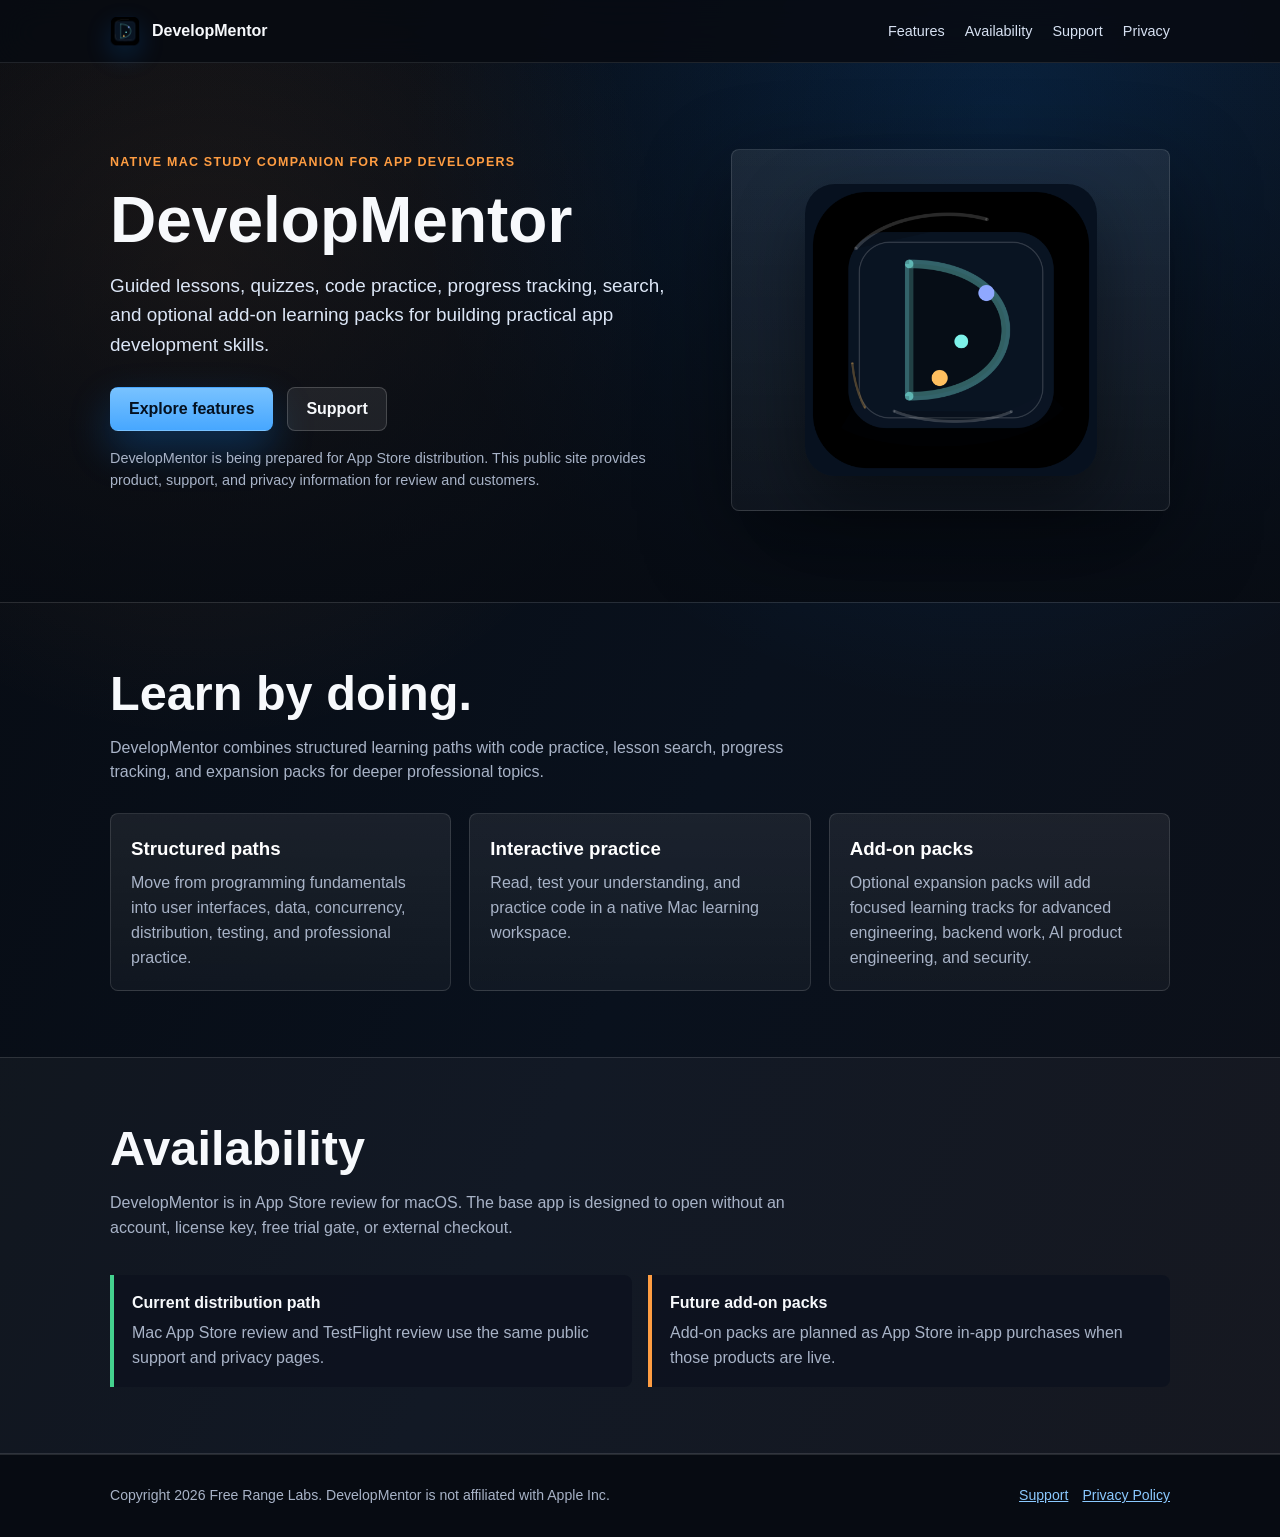
<file: index.html>
<!doctype html>
<html lang="en">
  <head>
    <meta charset="utf-8">
    <meta name="viewport" content="width=device-width, initial-scale=1">
    <title>DevelopMentor - Code Lessons for App Builders</title>
    <meta name="description" content="DevelopMentor is a native Mac learning app for app development lessons, quizzes, code practice, progress tracking, and optional add-on packs.">
    <meta property="og:title" content="DevelopMentor">
    <meta property="og:description" content="Guided app development lessons, quizzes, code practice, progress tracking, and add-on learning packs.">
    <meta property="og:type" content="website">
    <meta property="og:url" content="https://noktirnal42.github.io/DevelopMentor-AppStore/">
    <meta property="og:image" content="assets/developmentor-icon.png">
    <link rel="icon" href="assets/developmentor-icon.png">
    <link rel="stylesheet" href="styles.css">
  </head>
  <body>
    <header class="site-header">
      <nav class="nav" aria-label="Primary">
        <a class="brand" href="index.html">
          <img src="assets/developmentor-icon.png" alt="" width="36" height="36">
          <span>DevelopMentor</span>
        </a>
        <div class="nav-links">
          <a href="#features">Features</a>
          <a href="#availability">Availability</a>
          <a href="support.html">Support</a>
          <a href="privacy.html">Privacy</a>
        </div>
      </nav>
    </header>

    <main>
      <section class="hero">
        <div class="hero-inner hero-grid">
          <div class="hero-content">
            <p class="eyebrow">Native Mac study companion for app developers</p>
            <h1>DevelopMentor</h1>
            <p class="hero-copy">Guided lessons, quizzes, code practice, progress tracking, search, and optional add-on learning packs for building practical app development skills.</p>
            <div class="cta-row">
              <a class="primary-button" href="#features">Explore features</a>
              <a class="secondary-button" href="support.html">Support</a>
            </div>
            <p class="note">DevelopMentor is being prepared for App Store distribution. This public site provides product, support, and privacy information for review and customers.</p>
          </div>
          <div class="hero-media app-icon-showcase" aria-label="DevelopMentor app icon">
            <img src="assets/developmentor-icon.png" alt="DevelopMentor app icon">
          </div>
        </div>
      </section>

      <section class="section" id="features">
        <div class="section-inner">
          <h2>Learn by doing.</h2>
          <p class="section-lede">DevelopMentor combines structured learning paths with code practice, lesson search, progress tracking, and expansion packs for deeper professional topics.</p>
          <div class="feature-grid">
            <article class="feature">
              <h3>Structured paths</h3>
              <p>Move from programming fundamentals into user interfaces, data, concurrency, distribution, testing, and professional practice.</p>
            </article>
            <article class="feature">
              <h3>Interactive practice</h3>
              <p>Read, test your understanding, and practice code in a native Mac learning workspace.</p>
            </article>
            <article class="feature">
              <h3>Add-on packs</h3>
              <p>Optional expansion packs will add focused learning tracks for advanced engineering, backend work, AI product engineering, and security.</p>
            </article>
          </div>
        </div>
      </section>

      <section class="section alt" id="availability">
        <div class="section-inner">
          <h2>Availability</h2>
          <p class="section-lede">DevelopMentor is in App Store review for macOS. The base app is designed to open without an account, license key, free trial gate, or external checkout.</p>
          <div class="status-list">
            <div class="status-item">
              <strong>Current distribution path</strong>
              <p>Mac App Store review and TestFlight review use the same public support and privacy pages.</p>
            </div>
            <div class="status-item pending">
              <strong>Future add-on packs</strong>
              <p>Add-on packs are planned as App Store in-app purchases when those products are live.</p>
            </div>
          </div>
        </div>
      </section>
    </main>

    <footer class="site-footer">
      <div class="footer-inner">
        <span>Copyright 2026 Free Range Labs. DevelopMentor is not affiliated with Apple Inc.</span>
        <div class="footer-links">
          <a href="support.html">Support</a>
          <a href="privacy.html">Privacy Policy</a>
        </div>
      </div>
    </footer>
  </body>
</html>
</file>
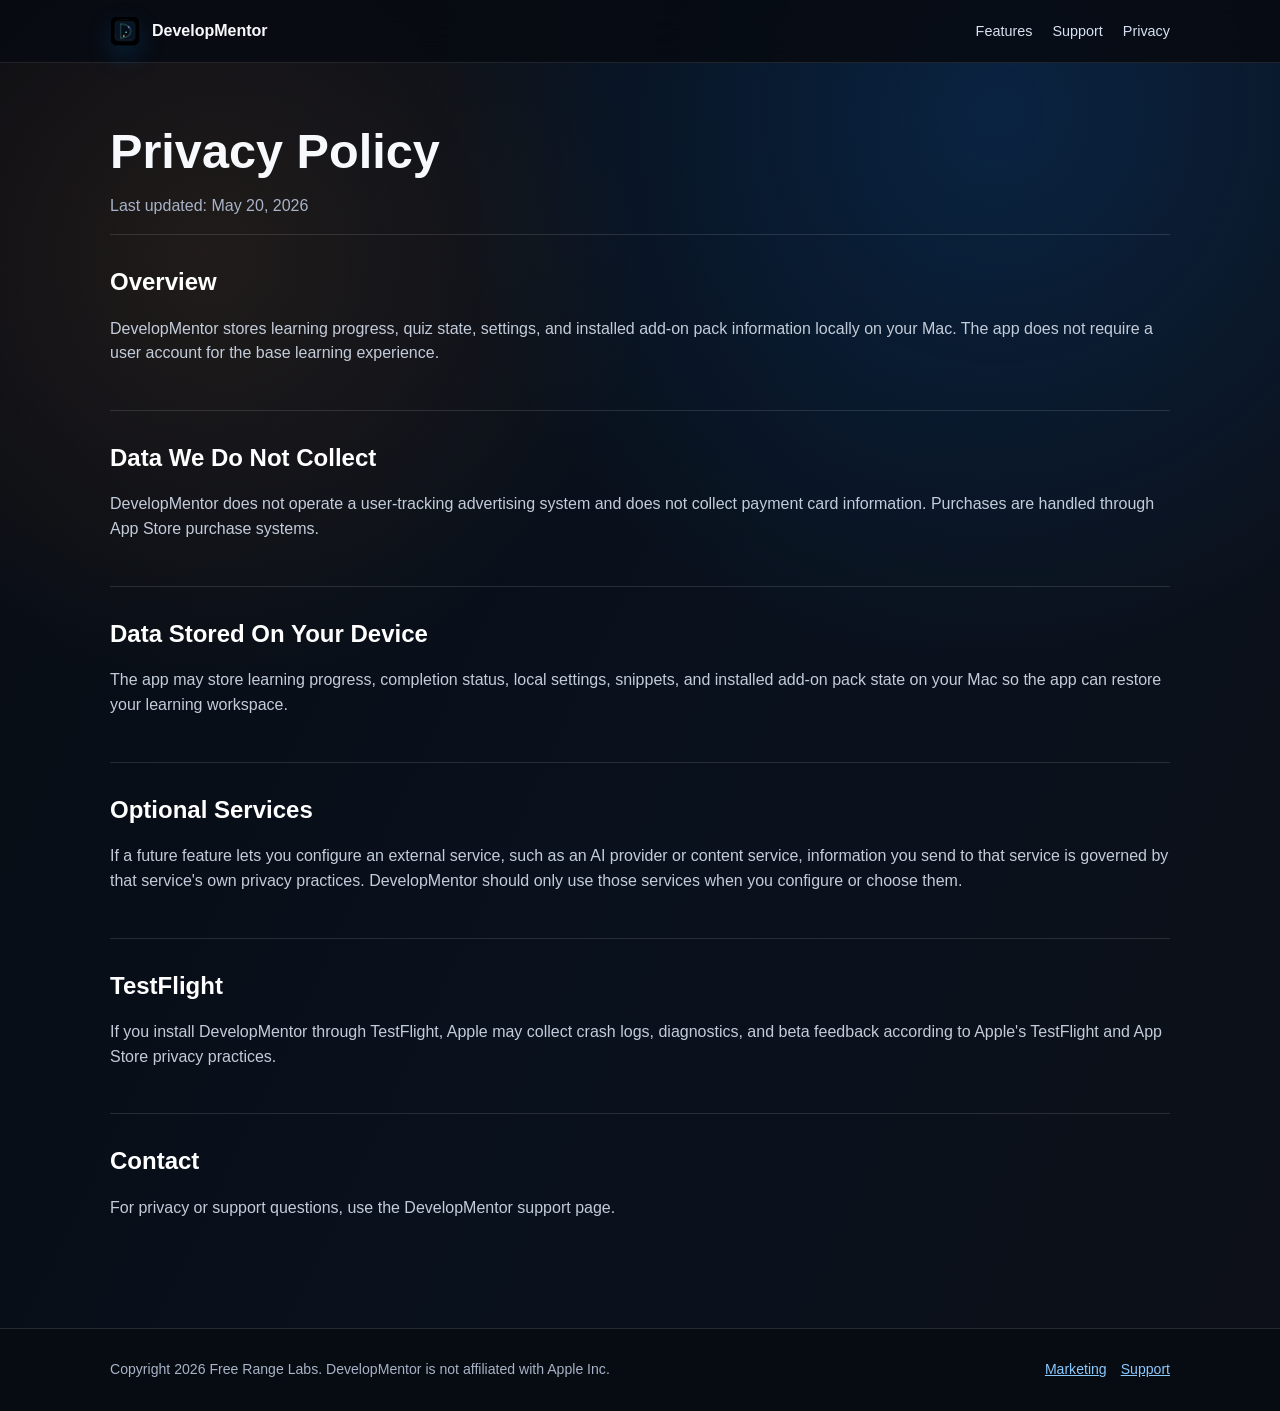
<file: privacy.html>
<!doctype html>
<html lang="en">
  <head>
    <meta charset="utf-8">
    <meta name="viewport" content="width=device-width, initial-scale=1">
    <title>DevelopMentor Privacy Policy</title>
    <meta name="description" content="Privacy policy for DevelopMentor.">
    <link rel="icon" href="assets/developmentor-icon.png">
    <link rel="stylesheet" href="styles.css">
  </head>
  <body>
    <header class="site-header">
      <nav class="nav" aria-label="Primary">
        <a class="brand" href="index.html">
          <img src="assets/developmentor-icon.png" alt="" width="36" height="36">
          <span>DevelopMentor</span>
        </a>
        <div class="nav-links">
          <a href="index.html#features">Features</a>
          <a href="support.html">Support</a>
          <a href="privacy.html">Privacy</a>
        </div>
      </nav>
    </header>

    <main class="legal-main">
      <h1>Privacy Policy</h1>
      <p>Last updated: May 20, 2026</p>

      <section class="legal-section">
        <h2>Overview</h2>
        <p>DevelopMentor stores learning progress, quiz state, settings, and installed add-on pack information locally on your Mac. The app does not require a user account for the base learning experience.</p>
      </section>

      <section class="legal-section">
        <h2>Data We Do Not Collect</h2>
        <p>DevelopMentor does not operate a user-tracking advertising system and does not collect payment card information. Purchases are handled through App Store purchase systems.</p>
      </section>

      <section class="legal-section">
        <h2>Data Stored On Your Device</h2>
        <p>The app may store learning progress, completion status, local settings, snippets, and installed add-on pack state on your Mac so the app can restore your learning workspace.</p>
      </section>

      <section class="legal-section">
        <h2>Optional Services</h2>
        <p>If a future feature lets you configure an external service, such as an AI provider or content service, information you send to that service is governed by that service's own privacy practices. DevelopMentor should only use those services when you configure or choose them.</p>
      </section>

      <section class="legal-section">
        <h2>TestFlight</h2>
        <p>If you install DevelopMentor through TestFlight, Apple may collect crash logs, diagnostics, and beta feedback according to Apple's TestFlight and App Store privacy practices.</p>
      </section>

      <section class="legal-section">
        <h2>Contact</h2>
        <p>For privacy or support questions, use the DevelopMentor support page.</p>
      </section>
    </main>

    <footer class="site-footer">
      <div class="footer-inner">
        <span>Copyright 2026 Free Range Labs. DevelopMentor is not affiliated with Apple Inc.</span>
        <div class="footer-links">
          <a href="index.html">Marketing</a>
          <a href="support.html">Support</a>
        </div>
      </div>
    </footer>
  </body>
</html>
</file>
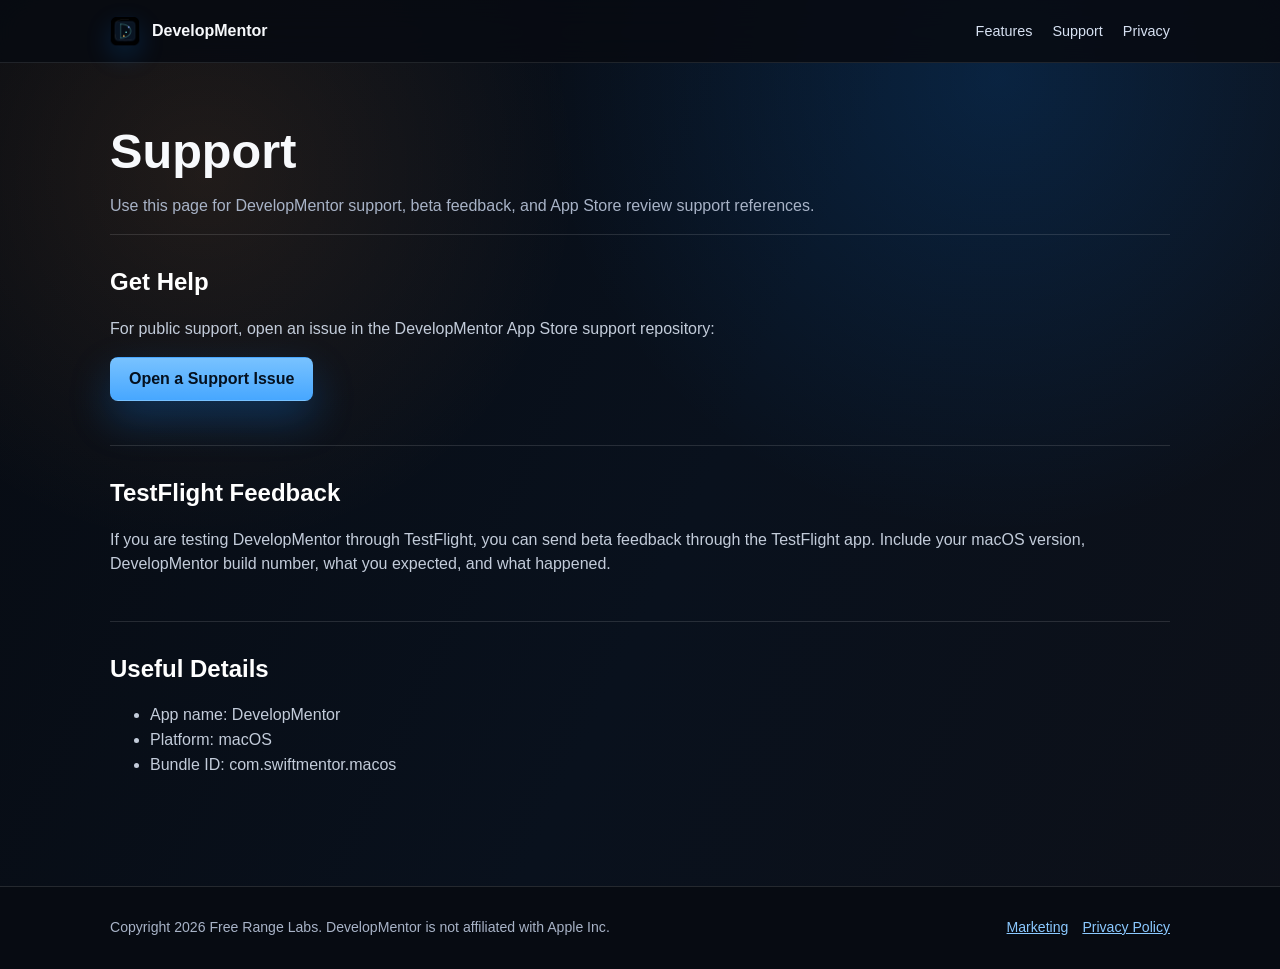
<file: support.html>
<!doctype html>
<html lang="en">
  <head>
    <meta charset="utf-8">
    <meta name="viewport" content="width=device-width, initial-scale=1">
    <title>DevelopMentor Support</title>
    <meta name="description" content="Support page for DevelopMentor.">
    <link rel="icon" href="assets/developmentor-icon.png">
    <link rel="stylesheet" href="styles.css">
  </head>
  <body>
    <header class="site-header">
      <nav class="nav" aria-label="Primary">
        <a class="brand" href="index.html">
          <img src="assets/developmentor-icon.png" alt="" width="36" height="36">
          <span>DevelopMentor</span>
        </a>
        <div class="nav-links">
          <a href="index.html#features">Features</a>
          <a href="support.html">Support</a>
          <a href="privacy.html">Privacy</a>
        </div>
      </nav>
    </header>

    <main class="legal-main">
      <h1>Support</h1>
      <p>Use this page for DevelopMentor support, beta feedback, and App Store review support references.</p>

      <section class="legal-section">
        <h2>Get Help</h2>
        <p>For public support, open an issue in the DevelopMentor App Store support repository:</p>
        <p><a class="primary-button" href="https://github.com/noktirnal42/DevelopMentor-AppStore/issues/new">Open a Support Issue</a></p>
      </section>

      <section class="legal-section" id="testflight">
        <h2>TestFlight Feedback</h2>
        <p>If you are testing DevelopMentor through TestFlight, you can send beta feedback through the TestFlight app. Include your macOS version, DevelopMentor build number, what you expected, and what happened.</p>
      </section>

      <section class="legal-section">
        <h2>Useful Details</h2>
        <ul>
          <li>App name: DevelopMentor</li>
          <li>Platform: macOS</li>
          <li>Bundle ID: com.swiftmentor.macos</li>
        </ul>
      </section>
    </main>

    <footer class="site-footer">
      <div class="footer-inner">
        <span>Copyright 2026 Free Range Labs. DevelopMentor is not affiliated with Apple Inc.</span>
        <div class="footer-links">
          <a href="index.html">Marketing</a>
          <a href="privacy.html">Privacy Policy</a>
        </div>
      </div>
    </footer>
  </body>
</html>
</file>
<file: styles.css>
:root {
  color-scheme: dark;
  --ink: #f7f9fc;
  --muted: #a8b3c7;
  --soft: #dce6f6;
  --line: rgba(255, 255, 255, 0.12);
  --panel: rgba(13, 18, 30, 0.9);
  --panel-solid: #111827;
  --page: #070b12;
  --blue: #47a7ff;
  --blue-strong: #0a84ff;
  --orange: #ff9d42;
  --green: #44d18e;
  --shadow: 0 30px 90px rgba(0, 0, 0, 0.42);
}

* {
  box-sizing: border-box;
}

html {
  background: var(--page);
}

body {
  margin: 0;
  font-family: -apple-system, BlinkMacSystemFont, "SF Pro Text", "Segoe UI", sans-serif;
  color: var(--ink);
  background:
    radial-gradient(circle at 78% 8%, rgba(10, 132, 255, 0.16), transparent 34%),
    radial-gradient(circle at 16% 18%, rgba(255, 157, 66, 0.1), transparent 28%),
    linear-gradient(115deg, #070b12 0%, #09111d 54%, #0d1018 100%);
  line-height: 1.55;
}

a {
  color: #8bc9ff;
}

.site-header {
  position: sticky;
  top: 0;
  z-index: 20;
  border-bottom: 1px solid rgba(255, 255, 255, 0.1);
  background: rgba(7, 11, 18, 0.88);
  backdrop-filter: blur(18px);
}

.nav {
  width: min(1060px, calc(100% - 36px));
  margin: 0 auto;
  display: flex;
  align-items: center;
  justify-content: space-between;
  min-height: 62px;
  gap: 24px;
}

.brand {
  display: flex;
  align-items: center;
  gap: 12px;
  color: var(--ink);
  text-decoration: none;
  font-weight: 750;
}

.brand img {
  width: 30px;
  height: 30px;
  border-radius: 7px;
  box-shadow: 0 10px 26px rgba(10, 132, 255, 0.18);
}

.nav-links {
  display: flex;
  align-items: center;
  gap: 20px;
  font-size: 0.9rem;
}

.nav-links a {
  color: #d7e1f2;
  text-decoration: none;
}

.nav-links a:hover {
  color: #fff;
}

.hero {
  position: relative;
  min-height: 540px;
  display: grid;
  align-items: center;
  overflow: hidden;
  border-bottom: 1px solid var(--line);
}

.hero::before {
  content: "";
  position: absolute;
  inset: 0;
  background:
    linear-gradient(180deg, rgba(7, 11, 18, 0.08) 0%, rgba(7, 11, 18, 0.86) 100%);
}

.hero-inner,
.section-inner,
.legal-main {
  width: min(1060px, calc(100% - 36px));
  margin: 0 auto;
}

.hero-grid {
  position: relative;
  z-index: 1;
  display: grid;
  grid-template-columns: minmax(0, 0.96fr) minmax(320px, 0.72fr);
  gap: 36px;
  align-items: center;
  padding: 46px 0 52px;
}

.hero-content {
  position: relative;
  max-width: 640px;
}

.eyebrow {
  color: var(--orange);
  font-weight: 800;
  text-transform: uppercase;
  font-size: 0.78rem;
  letter-spacing: 0.1em;
  margin: 0 0 18px;
}

h1 {
  font-size: clamp(2.65rem, 5vw, 4.65rem);
  line-height: 0.95;
  margin: 0 0 20px;
  letter-spacing: 0;
}

.hero-copy {
  color: var(--soft);
  font-size: clamp(1rem, 1.6vw, 1.18rem);
  max-width: 620px;
  margin: 0 0 28px;
}

.cta-row {
  display: flex;
  flex-wrap: wrap;
  align-items: center;
  gap: 14px;
}

.primary-button,
.secondary-button {
  min-height: 44px;
  display: inline-flex;
  align-items: center;
  justify-content: center;
  padding: 0 18px;
  border-radius: 8px;
  font-weight: 760;
  text-decoration: none;
  border: 1px solid transparent;
}

.primary-button {
  color: #04101f;
  background: linear-gradient(180deg, #78c2ff, var(--blue));
  box-shadow: 0 18px 40px rgba(10, 132, 255, 0.28);
}

.primary-button:hover {
  background: linear-gradient(180deg, #99d2ff, #62b7ff);
}

.secondary-button {
  color: var(--ink);
  background: rgba(255, 255, 255, 0.08);
  border-color: rgba(255, 255, 255, 0.18);
}

.secondary-button:hover {
  background: rgba(255, 255, 255, 0.13);
}

.note {
  color: var(--muted);
  font-size: 0.9rem;
  margin-top: 16px;
  max-width: 720px;
}

.section {
  padding: 66px 0;
}

.section.alt {
  background: rgba(255, 255, 255, 0.035);
  border-top: 1px solid var(--line);
  border-bottom: 1px solid var(--line);
}

.section h2,
.legal-main h1 {
  font-size: clamp(2rem, 3.8vw, 3.3rem);
  line-height: 1;
  margin: 0 0 18px;
  letter-spacing: 0;
}

.section-lede,
.legal-main > p {
  color: var(--muted);
  font-size: 1rem;
  max-width: 720px;
}

.video-showcase {
  display: grid;
  grid-template-columns: minmax(260px, 0.72fr) minmax(320px, 0.9fr);
  gap: 34px;
  align-items: center;
}

.hero-media,
.promo-frame {
  background: linear-gradient(180deg, rgba(255, 255, 255, 0.08), rgba(255, 255, 255, 0.035));
  border: 1px solid var(--line);
  border-radius: 8px;
  box-shadow: var(--shadow);
}

.hero-media {
  width: min(100%, 520px);
  padding: 12px;
  justify-self: end;
}

.promo-frame {
  width: min(100%, 540px);
  padding: 12px;
  justify-self: end;
}

.promo-video {
  width: 100%;
  display: block;
  aspect-ratio: 16 / 9;
  border: 1px solid rgba(255, 255, 255, 0.14);
  background: #000;
  border-radius: 6px;
  box-shadow: 0 18px 50px rgba(0, 0, 0, 0.36);
}

.app-icon-showcase {
  display: grid;
  place-items: center;
  padding: 34px;
}

.app-icon-showcase img {
  width: min(100%, 292px);
  aspect-ratio: 1;
  border-radius: 30px;
  box-shadow: 0 28px 70px rgba(0, 0, 0, 0.42);
}

.feature-grid {
  display: grid;
  grid-template-columns: repeat(3, minmax(0, 1fr));
  gap: 18px;
  margin-top: 28px;
}

.hero-media .promo-video {
  max-height: 292px;
}

.feature {
  background: linear-gradient(180deg, rgba(255, 255, 255, 0.075), rgba(255, 255, 255, 0.035));
  border: 1px solid var(--line);
  border-radius: 8px;
  padding: 20px;
}

.feature h3 {
  margin: 0 0 8px;
  color: #fff;
}

.feature p {
  margin: 0;
  color: var(--muted);
}

.status-list {
  display: grid;
  grid-template-columns: repeat(2, minmax(0, 1fr));
  gap: 16px;
  margin-top: 34px;
}

.status-item {
  border-left: 4px solid var(--green);
  padding: 16px 18px;
  background: var(--panel);
  border-radius: 0 8px 8px 0;
}

.status-item.pending {
  border-left-color: var(--orange);
}

.status-item p {
  color: var(--muted);
  margin: 6px 0 0;
}

.site-footer {
  border-top: 1px solid var(--line);
  padding: 30px 0;
  color: var(--muted);
  background: #070b12;
}

.footer-inner {
  width: min(1060px, calc(100% - 36px));
  margin: 0 auto;
  display: flex;
  flex-wrap: wrap;
  align-items: center;
  justify-content: space-between;
  gap: 16px;
  font-size: 0.88rem;
}

.footer-inner span {
  max-width: 760px;
}

.footer-links {
  display: flex;
  flex-wrap: wrap;
  gap: 14px;
}

.legal-main {
  padding: 64px 0;
}

.legal-section {
  border-top: 1px solid var(--line);
  padding: 28px 0;
}

.legal-section h2 {
  margin: 0 0 10px;
  color: #fff;
}

.legal-section p,
.legal-section li {
  color: #c3ccda;
}

@media (max-width: 820px) {
  .nav {
    align-items: flex-start;
    flex-direction: column;
    padding: 16px 0;
  }

  .nav-links {
    width: 100%;
    justify-content: space-between;
    gap: 10px;
  }

  .hero {
    min-height: auto;
  }

  .hero::before {
    background: linear-gradient(180deg, rgba(7, 11, 18, 0.04) 0%, rgba(7, 11, 18, 0.82) 100%);
  }

  .hero-grid {
    grid-template-columns: 1fr;
    gap: 28px;
    padding: 48px 0 50px;
  }

  .feature-grid,
  .status-list,
  .video-showcase {
    grid-template-columns: 1fr;
  }

  .promo-frame {
    justify-self: stretch;
  }

  .hero-media {
    justify-self: stretch;
    width: 100%;
  }
}
</file>
